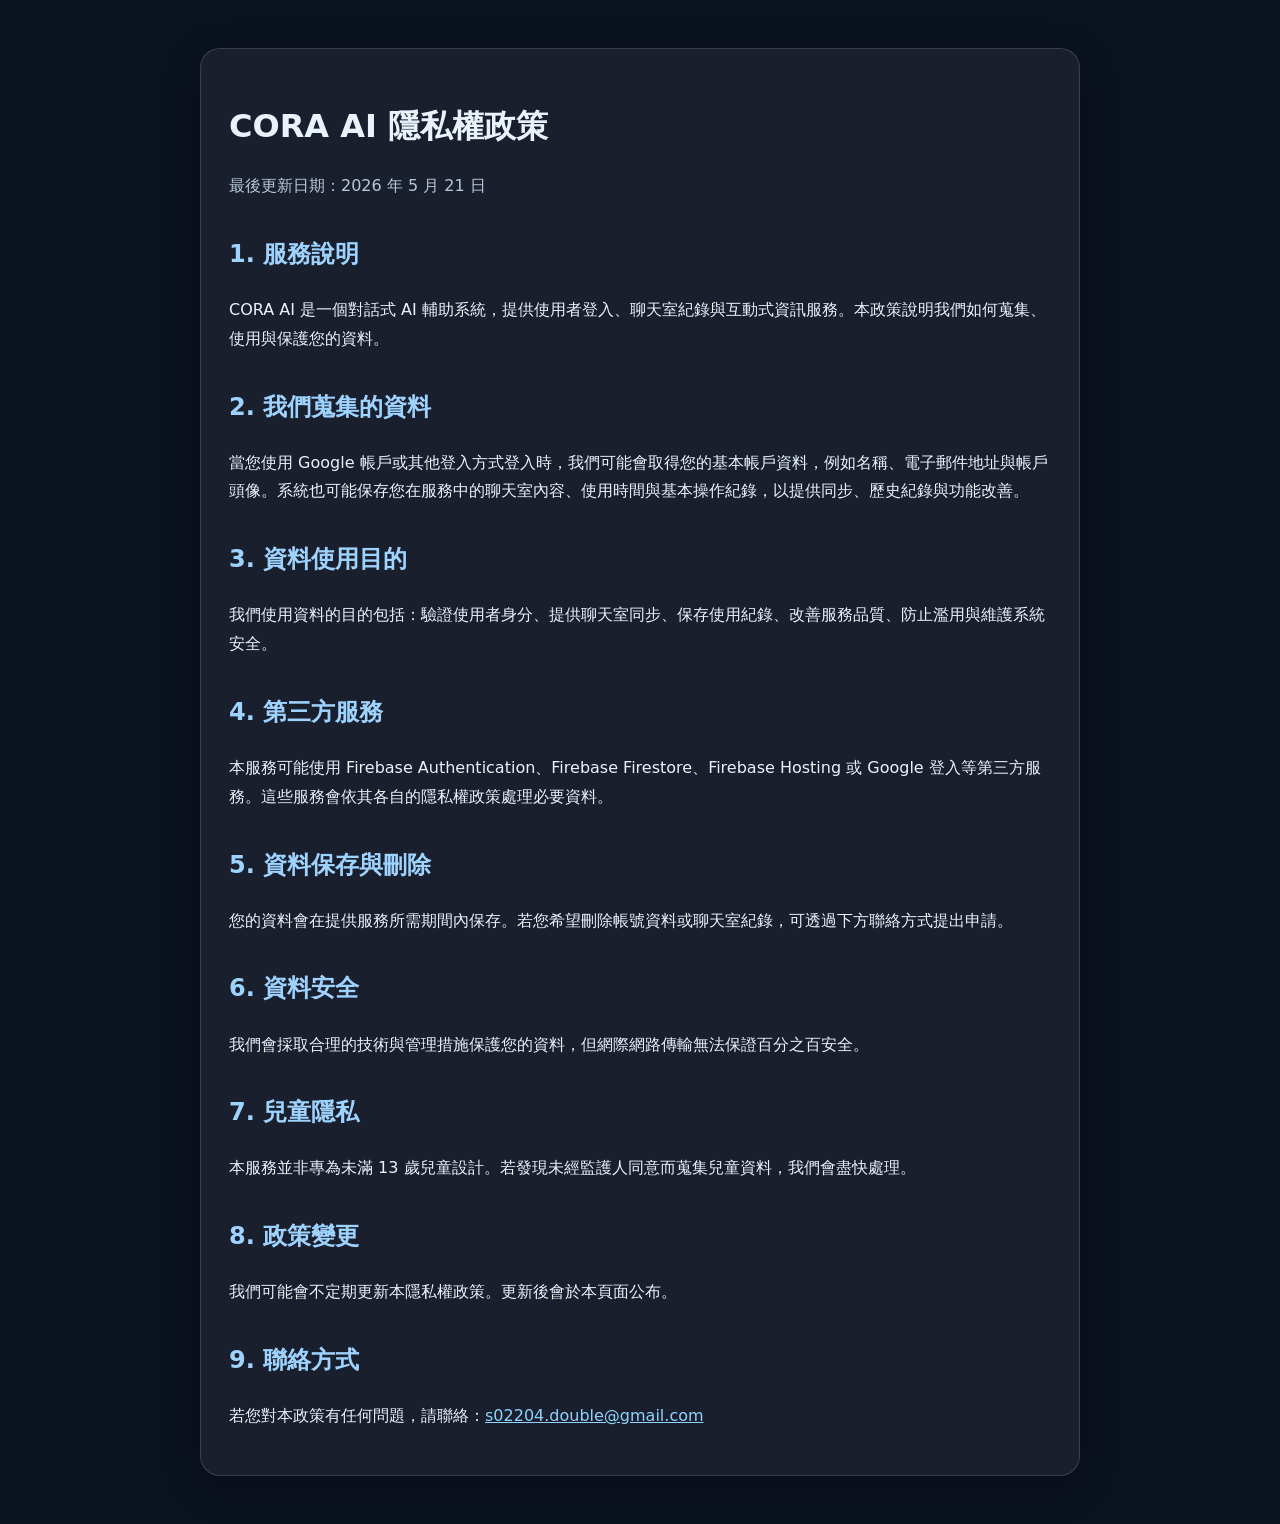
<file: privacy.html>
<!doctype html>
<html lang="zh-Hant">
<head>
  <meta charset="utf-8">
  <meta name="viewport" content="width=device-width, initial-scale=1">
  <title>CORA AI 隱私權政策</title>
  <style>
    body{font-family:system-ui,-apple-system,BlinkMacSystemFont,"Segoe UI","Noto Sans TC",sans-serif;line-height:1.8;margin:0;background:#0b1220;color:#eaf2ff}
    main{max-width:880px;margin:auto;padding:48px 22px}
    h1{font-size:32px;margin-bottom:8px}
    h2{margin-top:32px;color:#9fd3ff}
    .card{background:rgba(255,255,255,.06);border:1px solid rgba(255,255,255,.14);border-radius:20px;padding:28px;box-shadow:0 10px 40px rgba(0,0,0,.25)}
    a{color:#8fd3ff}
    .muted{color:#b8c7d9}
  </style>
</head>
<body>
<main>
  <div class="card">
    <h1>CORA AI 隱私權政策</h1>
    <p class="muted">最後更新日期：2026 年 5 月 21 日</p>

    <h2>1. 服務說明</h2>
    <p>CORA AI 是一個對話式 AI 輔助系統，提供使用者登入、聊天室紀錄與互動式資訊服務。本政策說明我們如何蒐集、使用與保護您的資料。</p>

    <h2>2. 我們蒐集的資料</h2>
    <p>當您使用 Google 帳戶或其他登入方式登入時，我們可能會取得您的基本帳戶資料，例如名稱、電子郵件地址與帳戶頭像。系統也可能保存您在服務中的聊天室內容、使用時間與基本操作紀錄，以提供同步、歷史紀錄與功能改善。</p>

    <h2>3. 資料使用目的</h2>
    <p>我們使用資料的目的包括：驗證使用者身分、提供聊天室同步、保存使用紀錄、改善服務品質、防止濫用與維護系統安全。</p>

    <h2>4. 第三方服務</h2>
    <p>本服務可能使用 Firebase Authentication、Firebase Firestore、Firebase Hosting 或 Google 登入等第三方服務。這些服務會依其各自的隱私權政策處理必要資料。</p>

    <h2>5. 資料保存與刪除</h2>
    <p>您的資料會在提供服務所需期間內保存。若您希望刪除帳號資料或聊天室紀錄，可透過下方聯絡方式提出申請。</p>

    <h2>6. 資料安全</h2>
    <p>我們會採取合理的技術與管理措施保護您的資料，但網際網路傳輸無法保證百分之百安全。</p>

    <h2>7. 兒童隱私</h2>
    <p>本服務並非專為未滿 13 歲兒童設計。若發現未經監護人同意而蒐集兒童資料，我們會盡快處理。</p>

    <h2>8. 政策變更</h2>
    <p>我們可能會不定期更新本隱私權政策。更新後會於本頁面公布。</p>

    <h2>9. 聯絡方式</h2>
    <p>若您對本政策有任何問題，請聯絡：<a href="mailto:s02204.double@gmail.com">s02204.double@gmail.com</a></p>
  </div>
</main>
</body>
</html>
</file>
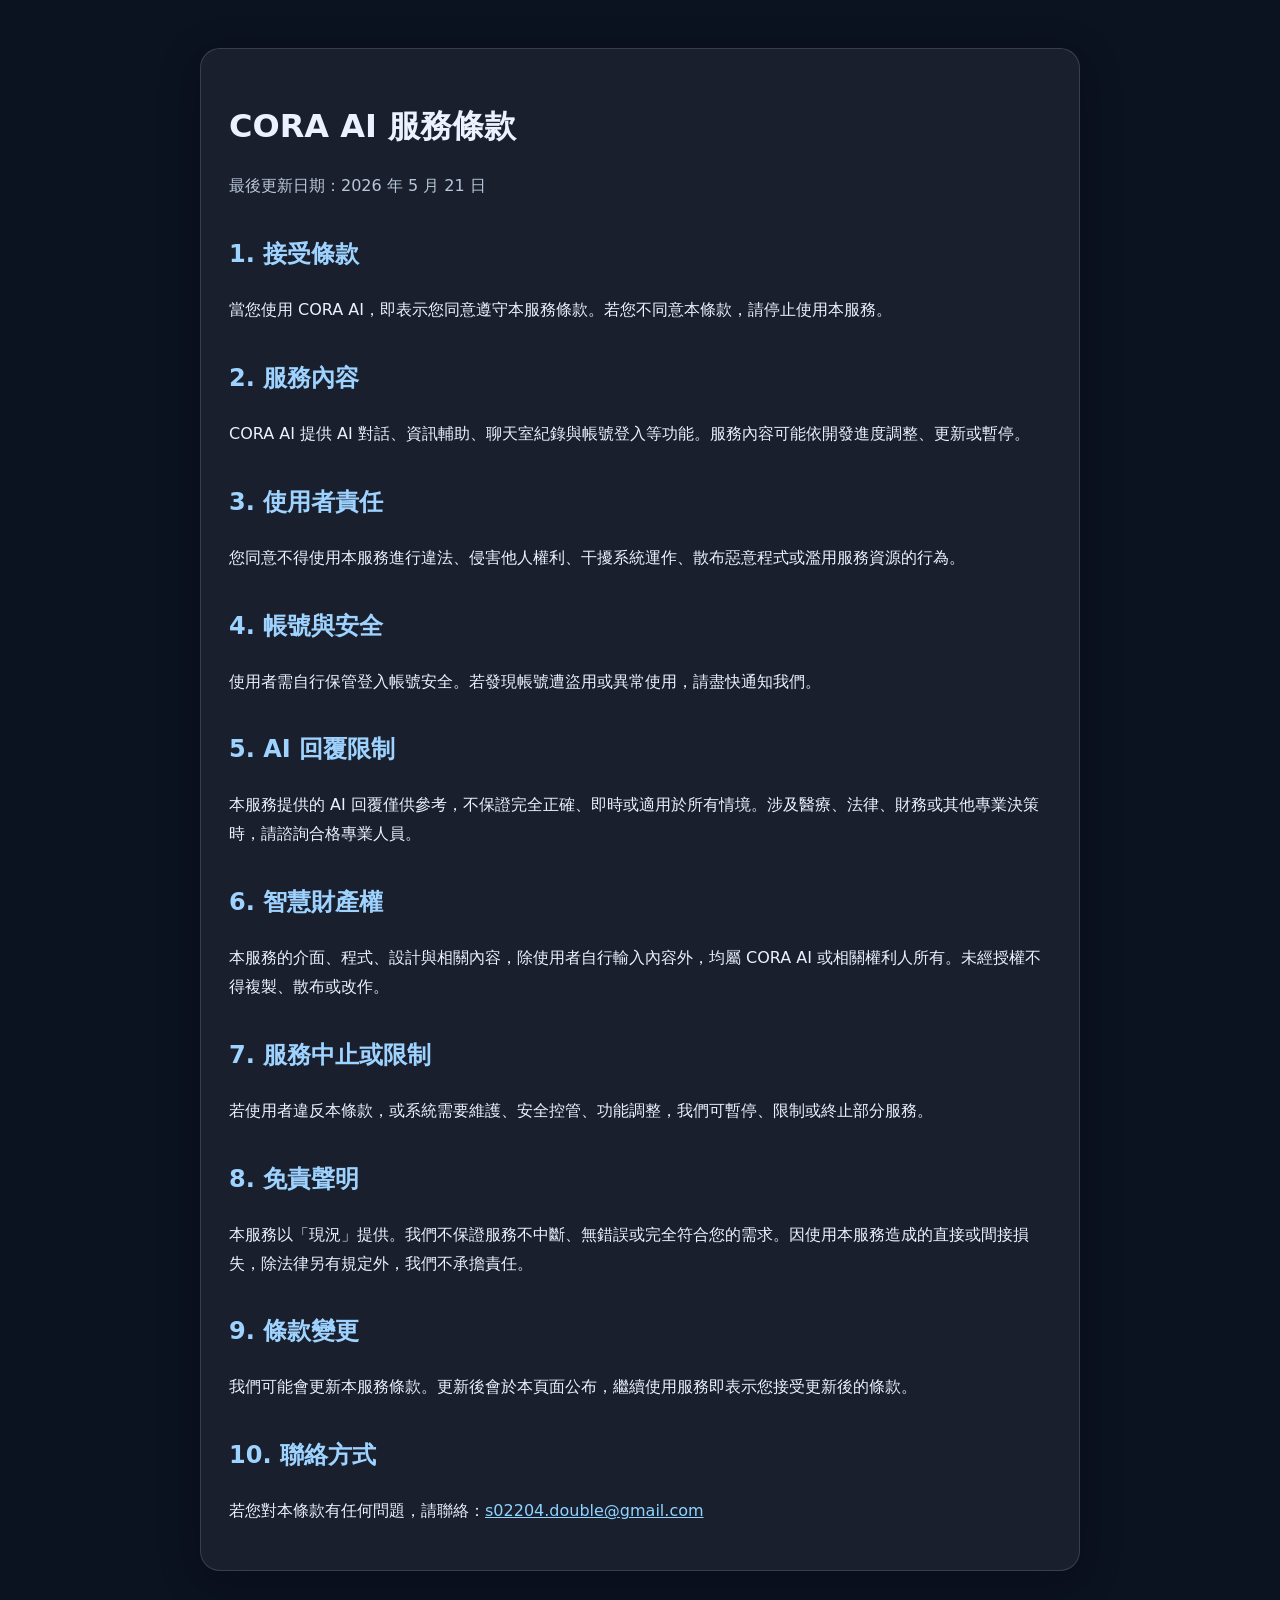
<file: terms.html>
<!doctype html>
<html lang="zh-Hant">
<head>
  <meta charset="utf-8">
  <meta name="viewport" content="width=device-width, initial-scale=1">
  <title>CORA AI 服務條款</title>
  <style>
    body{font-family:system-ui,-apple-system,BlinkMacSystemFont,"Segoe UI","Noto Sans TC",sans-serif;line-height:1.8;margin:0;background:#0b1220;color:#eaf2ff}
    main{max-width:880px;margin:auto;padding:48px 22px}
    h1{font-size:32px;margin-bottom:8px}
    h2{margin-top:32px;color:#9fd3ff}
    .card{background:rgba(255,255,255,.06);border:1px solid rgba(255,255,255,.14);border-radius:20px;padding:28px;box-shadow:0 10px 40px rgba(0,0,0,.25)}
    a{color:#8fd3ff}
    .muted{color:#b8c7d9}
  </style>
</head>
<body>
<main>
  <div class="card">
    <h1>CORA AI 服務條款</h1>
    <p class="muted">最後更新日期：2026 年 5 月 21 日</p>

    <h2>1. 接受條款</h2>
    <p>當您使用 CORA AI，即表示您同意遵守本服務條款。若您不同意本條款，請停止使用本服務。</p>

    <h2>2. 服務內容</h2>
    <p>CORA AI 提供 AI 對話、資訊輔助、聊天室紀錄與帳號登入等功能。服務內容可能依開發進度調整、更新或暫停。</p>

    <h2>3. 使用者責任</h2>
    <p>您同意不得使用本服務進行違法、侵害他人權利、干擾系統運作、散布惡意程式或濫用服務資源的行為。</p>

    <h2>4. 帳號與安全</h2>
    <p>使用者需自行保管登入帳號安全。若發現帳號遭盜用或異常使用，請盡快通知我們。</p>

    <h2>5. AI 回覆限制</h2>
    <p>本服務提供的 AI 回覆僅供參考，不保證完全正確、即時或適用於所有情境。涉及醫療、法律、財務或其他專業決策時，請諮詢合格專業人員。</p>

    <h2>6. 智慧財產權</h2>
    <p>本服務的介面、程式、設計與相關內容，除使用者自行輸入內容外，均屬 CORA AI 或相關權利人所有。未經授權不得複製、散布或改作。</p>

    <h2>7. 服務中止或限制</h2>
    <p>若使用者違反本條款，或系統需要維護、安全控管、功能調整，我們可暫停、限制或終止部分服務。</p>

    <h2>8. 免責聲明</h2>
    <p>本服務以「現況」提供。我們不保證服務不中斷、無錯誤或完全符合您的需求。因使用本服務造成的直接或間接損失，除法律另有規定外，我們不承擔責任。</p>

    <h2>9. 條款變更</h2>
    <p>我們可能會更新本服務條款。更新後會於本頁面公布，繼續使用服務即表示您接受更新後的條款。</p>

    <h2>10. 聯絡方式</h2>
    <p>若您對本條款有任何問題，請聯絡：<a href="mailto:s02204.double@gmail.com">s02204.double@gmail.com</a></p>
  </div>
</main>
</body>
</html>
</file>
